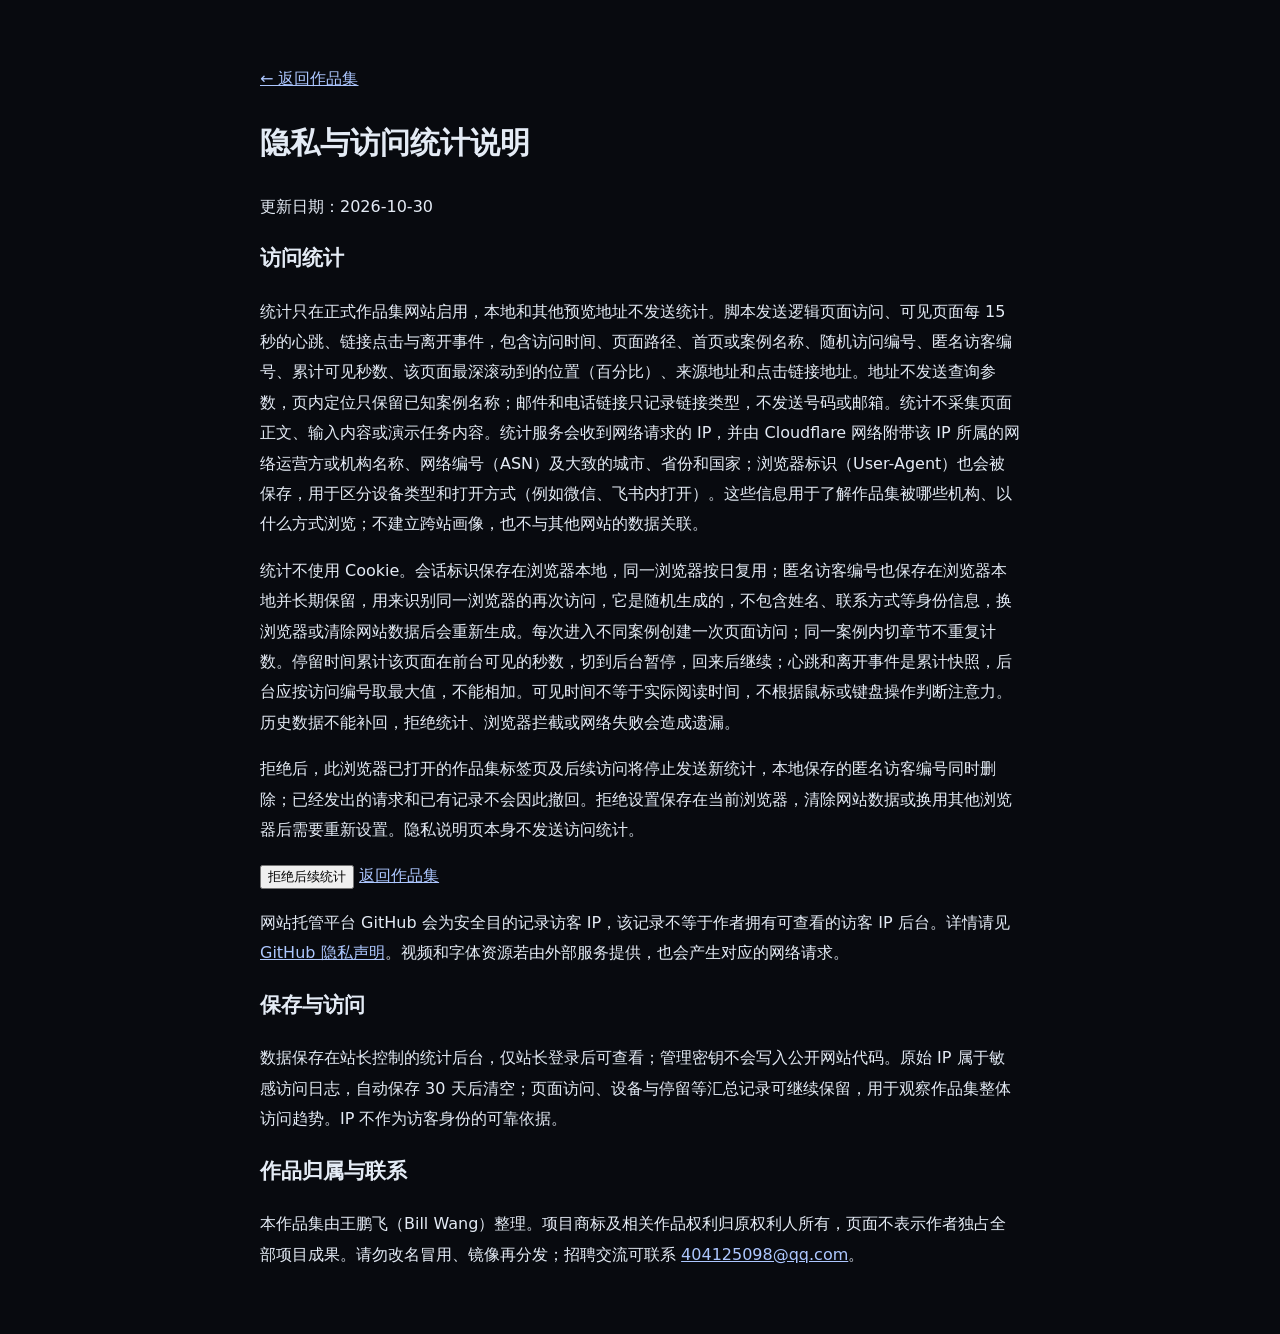
<file: privacy.html>
<!doctype html>
<html lang="zh-CN"><head><meta charset="utf-8"><meta name="viewport" content="width=device-width,initial-scale=1"><meta name="robots" content="noindex"><title>隐私与访问统计 · Bill Wang</title><style>body{max-width:760px;margin:64px auto;padding:0 24px;background:#080a0f;color:#e4ebf5;font:16px/1.9 system-ui}a{color:#adc7ff}h1{font-size:30px}h2{font-size:21px}</style></head><body>
<a href="./#home">← 返回作品集</a><h1>隐私与访问统计说明</h1><p>更新日期：2026-10-30</p>
<h2>访问统计</h2><p>统计只在正式作品集网站启用，本地和其他预览地址不发送统计。脚本发送逻辑页面访问、可见页面每 15 秒的心跳、链接点击与离开事件，包含访问时间、页面路径、首页或案例名称、随机访问编号、匿名访客编号、累计可见秒数、该页面最深滚动到的位置（百分比）、来源地址和点击链接地址。地址不发送查询参数，页内定位只保留已知案例名称；邮件和电话链接只记录链接类型，不发送号码或邮箱。统计不采集页面正文、输入内容或演示任务内容。统计服务会收到网络请求的 IP，并由 Cloudflare 网络附带该 IP 所属的网络运营方或机构名称、网络编号（ASN）及大致的城市、省份和国家；浏览器标识（User-Agent）也会被保存，用于区分设备类型和打开方式（例如微信、飞书内打开）。这些信息用于了解作品集被哪些机构、以什么方式浏览；不建立跨站画像，也不与其他网站的数据关联。</p>
<p>统计不使用 Cookie。会话标识保存在浏览器本地，同一浏览器按日复用；匿名访客编号也保存在浏览器本地并长期保留，用来识别同一浏览器的再次访问，它是随机生成的，不包含姓名、联系方式等身份信息，换浏览器或清除网站数据后会重新生成。每次进入不同案例创建一次页面访问；同一案例内切章节不重复计数。停留时间累计该页面在前台可见的秒数，切到后台暂停，回来后继续；心跳和离开事件是累计快照，后台应按访问编号取最大值，不能相加。可见时间不等于实际阅读时间，不根据鼠标或键盘操作判断注意力。历史数据不能补回，拒绝统计、浏览器拦截或网络失败会造成遗漏。</p>
<p>拒绝后，此浏览器已打开的作品集标签页及后续访问将停止发送新统计，本地保存的匿名访客编号同时删除；已经发出的请求和已有记录不会因此撤回。拒绝设置保存在当前浏览器，清除网站数据或换用其他浏览器后需要重新设置。隐私说明页本身不发送访问统计。</p>
<p><button type="button" id="analytics-optout">拒绝后续统计</button> <a href="./#home">返回作品集</a></p>
<p id="analytics-optout-status" role="status"></p>
<script>
  (function () {
    var button = document.getElementById('analytics-optout');
    var status = document.getElementById('analytics-optout-status');
    function confirmed() { button.textContent = '已拒绝后续统计'; button.disabled = true; }
    try { if (localStorage.getItem('bill-analytics-optout') === 'true') confirmed(); } catch (e) {}
    button.addEventListener('click', function () {
      try {
        try { localStorage.removeItem('bill_analytics_visitor'); } catch (e) {}
        localStorage.setItem('bill-analytics-optout', 'true');
        if (window.BillAnalytics && window.BillAnalytics.optOut) window.BillAnalytics.optOut();
        confirmed();
        status.textContent = '设置已保存；此浏览器中的作品集将停止发送后续统计。';
      } catch (e) {
        status.textContent = '浏览器未能保存设置，尚未完成跨标签页拒绝。请关闭其他作品集标签页，并允许网站保存此设置后重试。';
      }
    });
  })();
</script>
<p>网站托管平台 GitHub 会为安全目的记录访客 IP，该记录不等于作者拥有可查看的访客 IP 后台。详情请见 <a href="https://docs.github.com/en/site-policy/privacy-policies/github-general-privacy-statement" rel="noreferrer">GitHub 隐私声明</a>。视频和字体资源若由外部服务提供，也会产生对应的网络请求。</p>
<h2>保存与访问</h2><p>数据保存在站长控制的统计后台，仅站长登录后可查看；管理密钥不会写入公开网站代码。原始 IP 属于敏感访问日志，自动保存 30 天后清空；页面访问、设备与停留等汇总记录可继续保留，用于观察作品集整体访问趋势。IP 不作为访客身份的可靠依据。</p>
<h2>作品归属与联系</h2><p>本作品集由王鹏飞（Bill Wang）整理。项目商标及相关作品权利归原权利人所有，页面不表示作者独占全部项目成果。请勿改名冒用、镜像再分发；招聘交流可联系 <a href="mailto:404125098@qq.com">404125098@qq.com</a>。</p>
</body></html>
</file>
